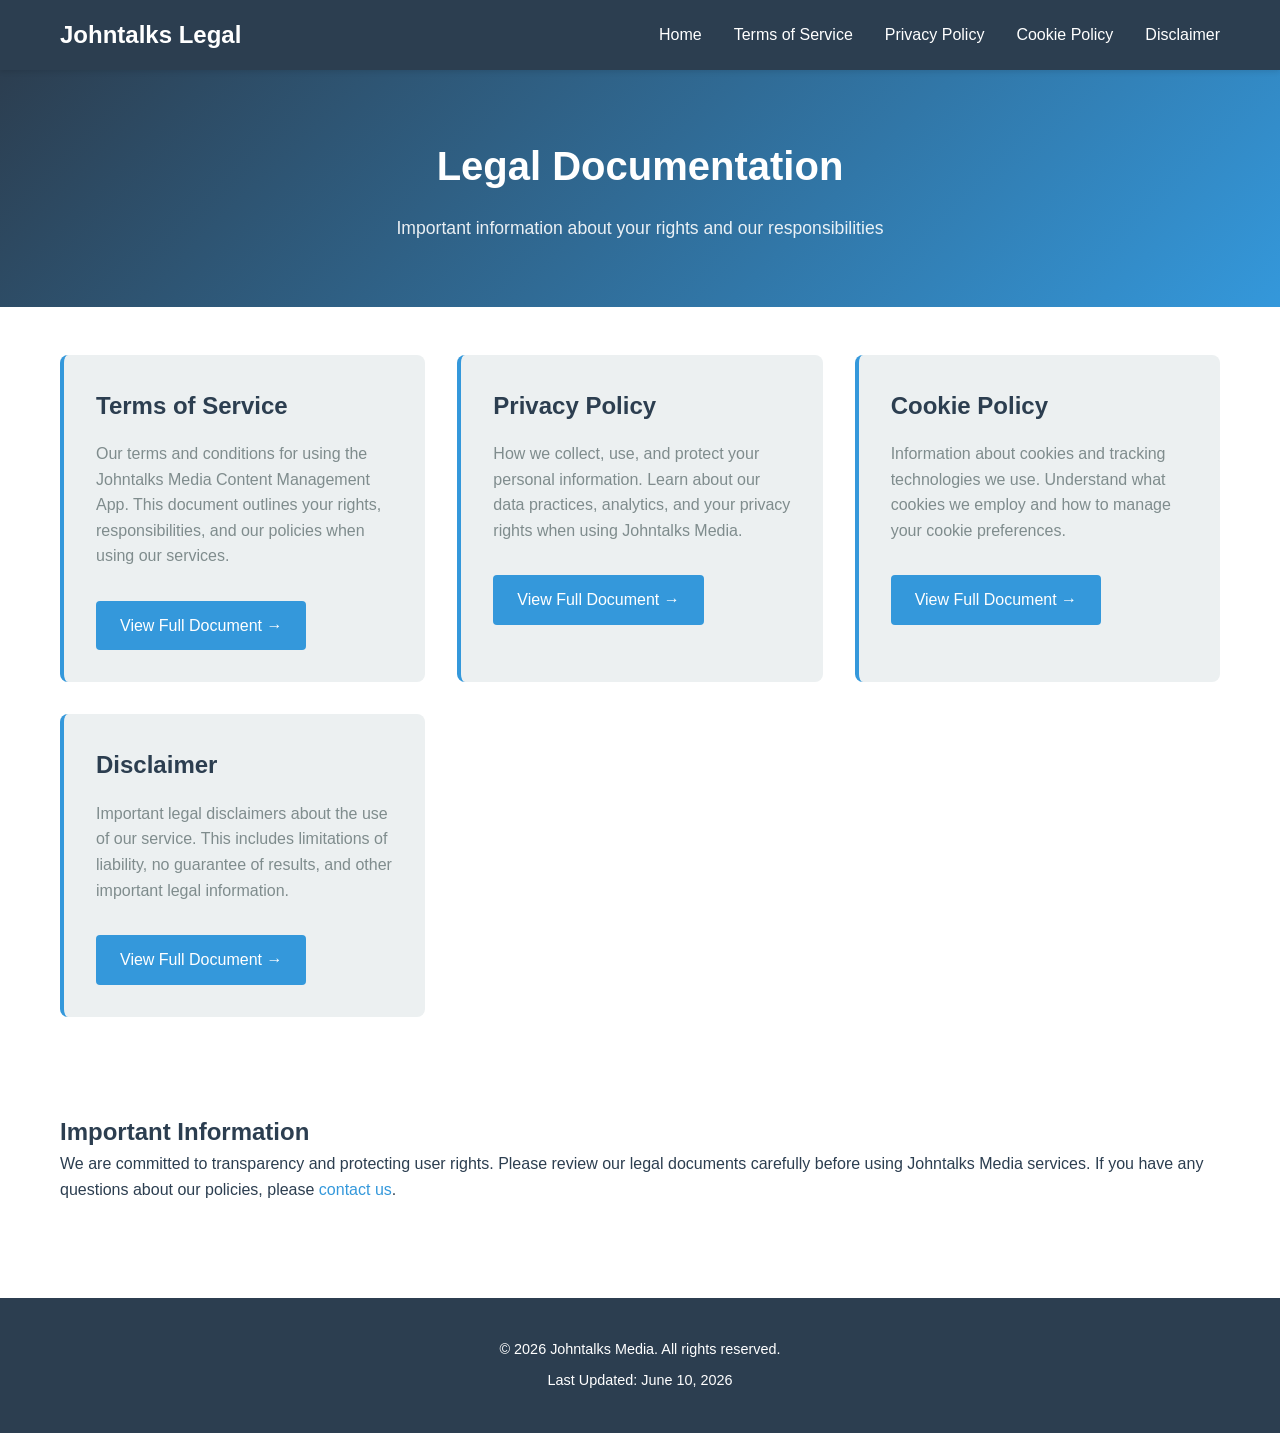
<file: index.html>
<!DOCTYPE html>
<html lang="en">
<head>
    <meta charset="UTF-8">
    <meta name="viewport" content="width=device-width, initial-scale=1.0">
    <meta name="description" content="Legal documentation for Johntalks Media Content Management App">
    <meta name="author" content="Johntalks Media">
    <title>Johntalks - Legal Documentation</title>
    <link rel="stylesheet" href="assets/css/style.css">
    <link rel="stylesheet" href="assets/css/legal-documents.css">
</head>
<body>
    <header>
        <nav class="navbar">
            <div class="container">
                <div class="logo">
                    <h1>Johntalks Legal</h1>
                </div>
                <ul class="nav-links">
                    <li><a href="index.html">Home</a></li>
                    <li><a href="docs/terms-of-service.html">Terms of Service</a></li>
                    <li><a href="docs/privacy-policy.html">Privacy Policy</a></li>
                    <li><a href="docs/cookie-policy.html">Cookie Policy</a></li>
                    <li><a href="docs/disclaimer.html">Disclaimer</a></li>
                </ul>
            </div>
        </nav>
    </header>

    <main>
        <section class="hero">
            <div class="container">
                <h2>Legal Documentation</h2>
                <p>Important information about your rights and our responsibilities</p>
            </div>
        </section>

        <section class="content">
            <div class="container">
                <div class="legal-documents">
                    <article id="terms" class="document">
                        <h3>Terms of Service</h3>
                        <p>Our terms and conditions for using the Johntalks Media Content Management App. This document outlines your rights, responsibilities, and our policies when using our services.</p>
                        <a href="docs/terms-of-service.html" class="btn">View Full Document →</a>
                    </article>

                    <article id="privacy" class="document">
                        <h3>Privacy Policy</h3>
                        <p>How we collect, use, and protect your personal information. Learn about our data practices, analytics, and your privacy rights when using Johntalks Media.</p>
                        <a href="docs/privacy-policy.html" class="btn">View Full Document →</a>
                    </article>

                    <article id="cookies" class="document">
                        <h3>Cookie Policy</h3>
                        <p>Information about cookies and tracking technologies we use. Understand what cookies we employ and how to manage your cookie preferences.</p>
                        <a href="docs/cookie-policy.html" class="btn">View Full Document →</a>
                    </article>

                    <article id="disclaimer" class="document">
                        <h3>Disclaimer</h3>
                        <p>Important legal disclaimers about the use of our service. This includes limitations of liability, no guarantee of results, and other important legal information.</p>
                        <a href="docs/disclaimer.html" class="btn">View Full Document →</a>
                    </article>
                </div>
            </div>
        </section>

        <section class="content">
            <div class="container">
                <div class="info-section">
                    <h2>Important Information</h2>
                    <p>We are committed to transparency and protecting user rights. Please review our legal documents carefully before using Johntalks Media services. If you have any questions about our policies, please <a href="mailto:johnme4real@gmail.com">contact us</a>.</p>
                </div>
            </div>
        </section>
    </main>

    <footer>
        <div class="container">
            <p>&copy; 2026 Johntalks Media. All rights reserved.</p>
            <p>Last Updated: June 10, 2026</p>
        </div>
    </footer>
</body>
</html>
</file>
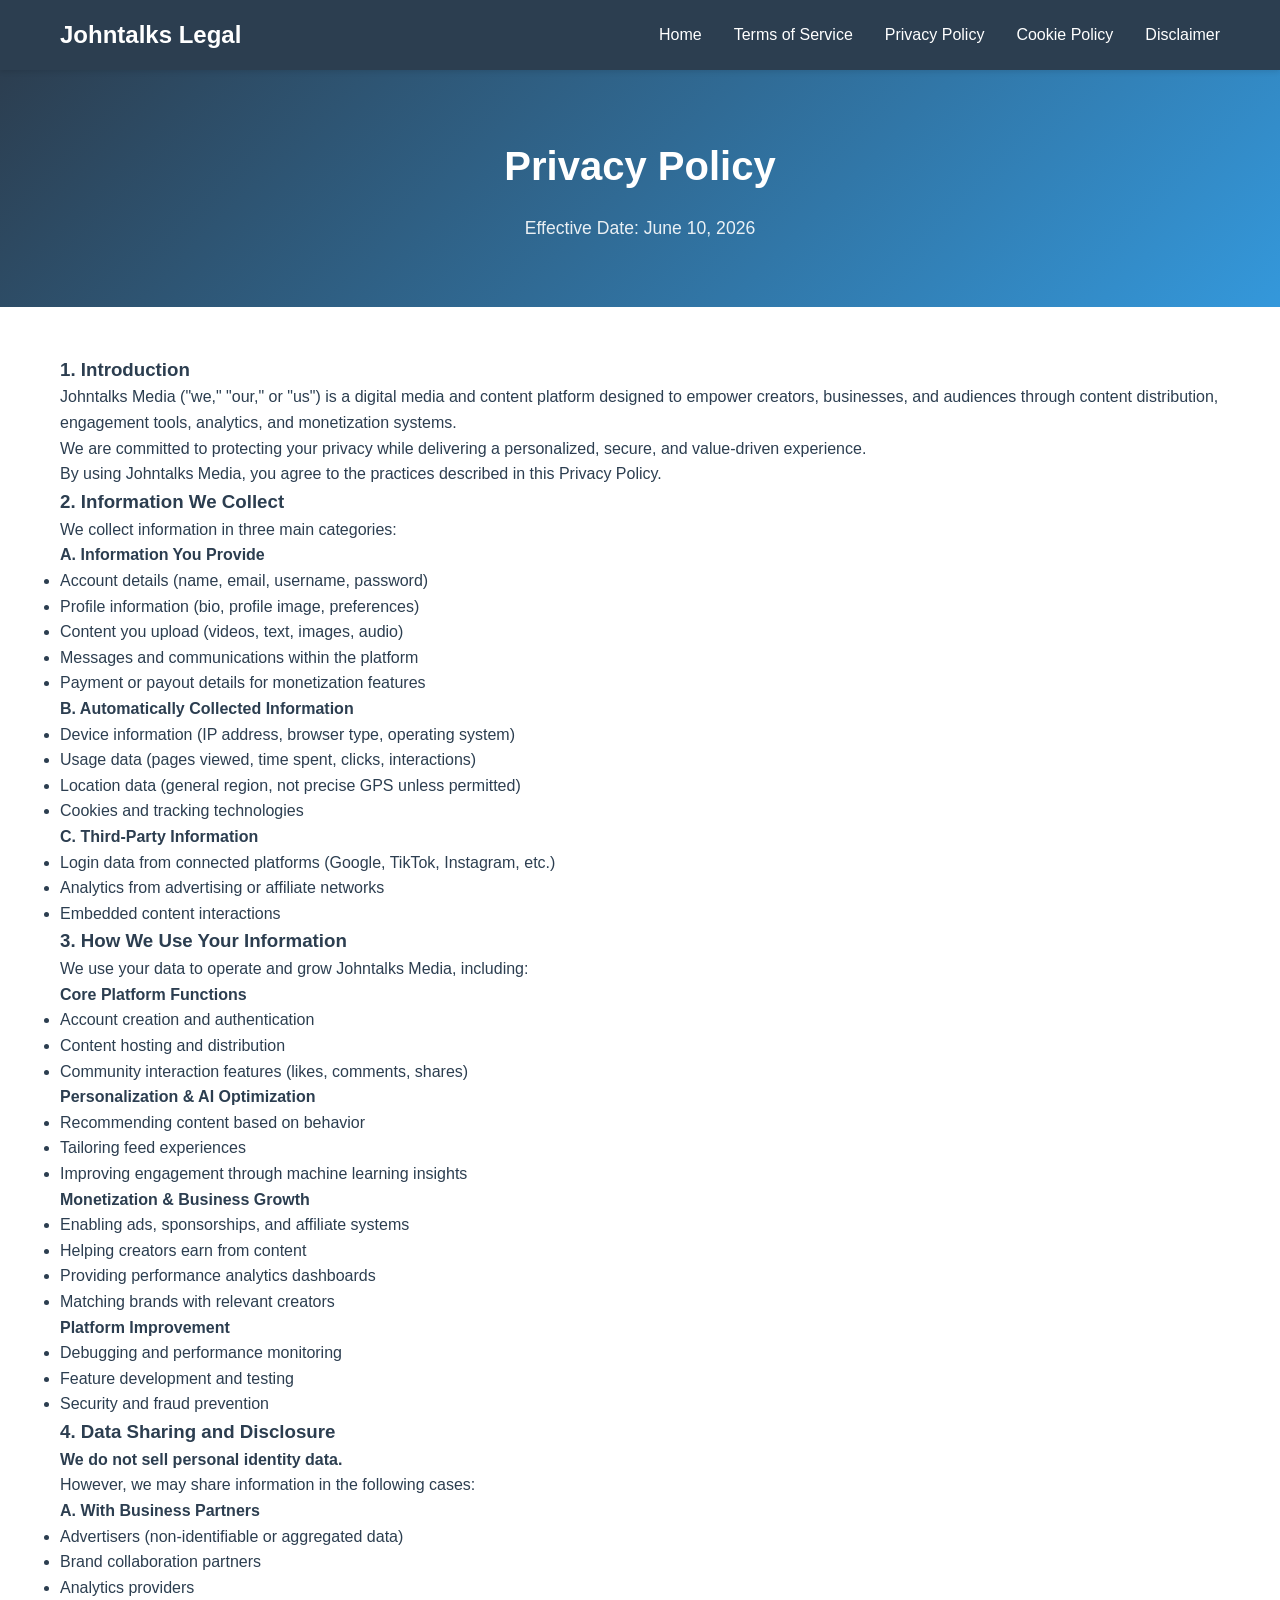
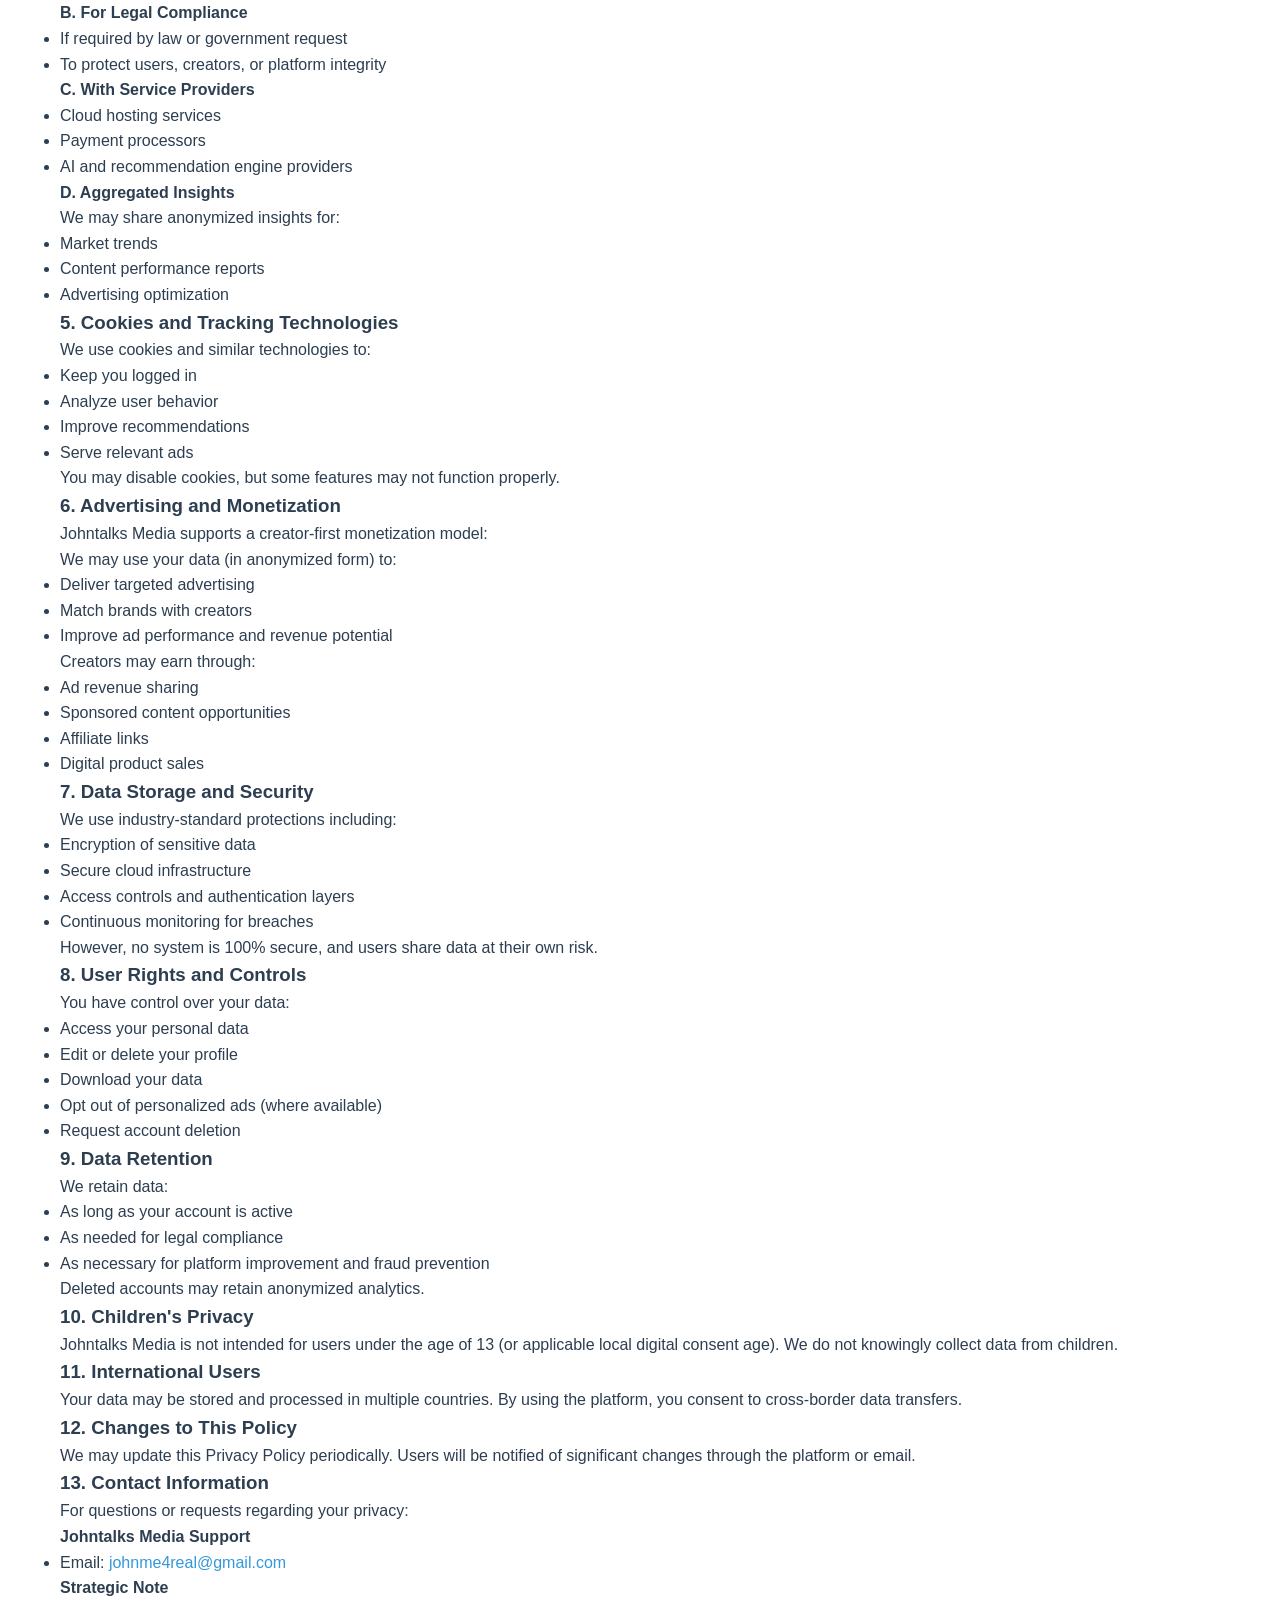
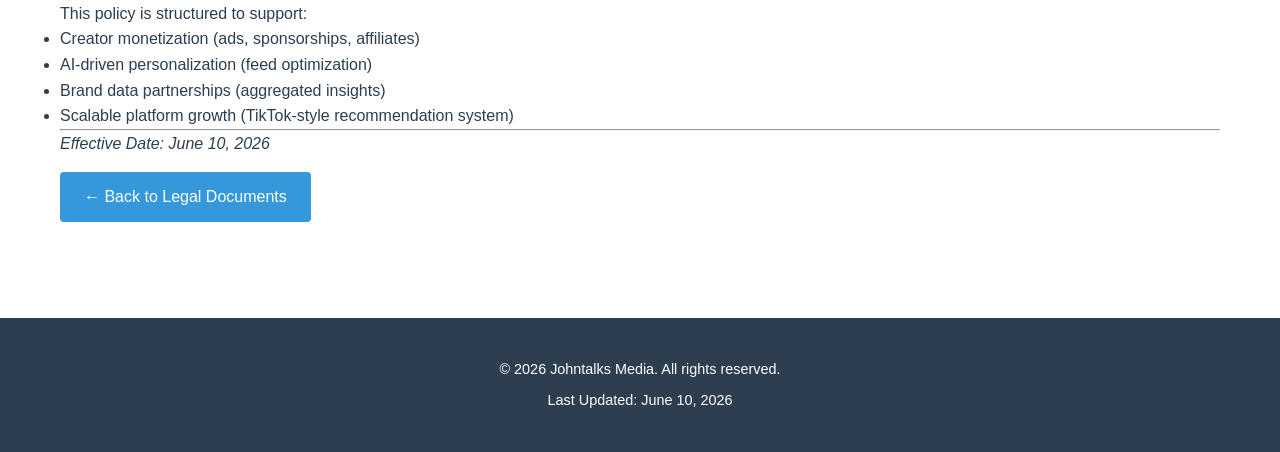
<file: docs/privacy-policy.html>
<!DOCTYPE html>
<html lang="en">
<head>
    <meta charset="UTF-8">
    <meta name="viewport" content="width=device-width, initial-scale=1.0">
    <meta name="description" content="Privacy Policy for Johntalks Media Content Management App">
    <meta name="author" content="Johntalks Media">
    <title>Privacy Policy - Johntalks Legal</title>
    <link rel="stylesheet" href="../assets/css/style.css">
</head>
<body>
    <header>
        <nav class="navbar">
            <div class="container">
                <div class="logo">
                    <h1>Johntalks Legal</h1>
                </div>
                <ul class="nav-links">
                    <li><a href="../index.html">Home</a></li>
                    <li><a href="terms-of-service.html">Terms of Service</a></li>
                    <li><a href="privacy-policy.html">Privacy Policy</a></li>
                    <li><a href="cookie-policy.html">Cookie Policy</a></li>
                    <li><a href="disclaimer.html">Disclaimer</a></li>
                </ul>
            </div>
        </nav>
    </header>

    <main>
        <section class="hero">
            <div class="container">
                <h2>Privacy Policy</h2>
                <p>Effective Date: June 10, 2026</p>
            </div>
        </section>

        <section class="content">
            <div class="container">
                <article class="legal-document">
                    <h3>1. Introduction</h3>
                    <p>Johntalks Media ("we," "our," or "us") is a digital media and content platform designed to empower creators, businesses, and audiences through content distribution, engagement tools, analytics, and monetization systems.</p>
                    <p>We are committed to protecting your privacy while delivering a personalized, secure, and value-driven experience.</p>
                    <p>By using Johntalks Media, you agree to the practices described in this Privacy Policy.</p>

                    <h3>2. Information We Collect</h3>
                    <p>We collect information in three main categories:</p>

                    <h4>A. Information You Provide</h4>
                    <ul>
                        <li>Account details (name, email, username, password)</li>
                        <li>Profile information (bio, profile image, preferences)</li>
                        <li>Content you upload (videos, text, images, audio)</li>
                        <li>Messages and communications within the platform</li>
                        <li>Payment or payout details for monetization features</li>
                    </ul>

                    <h4>B. Automatically Collected Information</h4>
                    <ul>
                        <li>Device information (IP address, browser type, operating system)</li>
                        <li>Usage data (pages viewed, time spent, clicks, interactions)</li>
                        <li>Location data (general region, not precise GPS unless permitted)</li>
                        <li>Cookies and tracking technologies</li>
                    </ul>

                    <h4>C. Third-Party Information</h4>
                    <ul>
                        <li>Login data from connected platforms (Google, TikTok, Instagram, etc.)</li>
                        <li>Analytics from advertising or affiliate networks</li>
                        <li>Embedded content interactions</li>
                    </ul>

                    <h3>3. How We Use Your Information</h3>
                    <p>We use your data to operate and grow Johntalks Media, including:</p>

                    <h4>Core Platform Functions</h4>
                    <ul>
                        <li>Account creation and authentication</li>
                        <li>Content hosting and distribution</li>
                        <li>Community interaction features (likes, comments, shares)</li>
                    </ul>

                    <h4>Personalization & AI Optimization</h4>
                    <ul>
                        <li>Recommending content based on behavior</li>
                        <li>Tailoring feed experiences</li>
                        <li>Improving engagement through machine learning insights</li>
                    </ul>

                    <h4>Monetization & Business Growth</h4>
                    <ul>
                        <li>Enabling ads, sponsorships, and affiliate systems</li>
                        <li>Helping creators earn from content</li>
                        <li>Providing performance analytics dashboards</li>
                        <li>Matching brands with relevant creators</li>
                    </ul>

                    <h4>Platform Improvement</h4>
                    <ul>
                        <li>Debugging and performance monitoring</li>
                        <li>Feature development and testing</li>
                        <li>Security and fraud prevention</li>
                    </ul>

                    <h3>4. Data Sharing and Disclosure</h3>
                    <p><strong>We do not sell personal identity data.</strong></p>
                    <p>However, we may share information in the following cases:</p>

                    <h4>A. With Business Partners</h4>
                    <ul>
                        <li>Advertisers (non-identifiable or aggregated data)</li>
                        <li>Brand collaboration partners</li>
                        <li>Analytics providers</li>
                    </ul>

                    <h4>B. For Legal Compliance</h4>
                    <ul>
                        <li>If required by law or government request</li>
                        <li>To protect users, creators, or platform integrity</li>
                    </ul>

                    <h4>C. With Service Providers</h4>
                    <ul>
                        <li>Cloud hosting services</li>
                        <li>Payment processors</li>
                        <li>AI and recommendation engine providers</li>
                    </ul>

                    <h4>D. Aggregated Insights</h4>
                    <p>We may share anonymized insights for:</p>
                    <ul>
                        <li>Market trends</li>
                        <li>Content performance reports</li>
                        <li>Advertising optimization</li>
                    </ul>

                    <h3>5. Cookies and Tracking Technologies</h3>
                    <p>We use cookies and similar technologies to:</p>
                    <ul>
                        <li>Keep you logged in</li>
                        <li>Analyze user behavior</li>
                        <li>Improve recommendations</li>
                        <li>Serve relevant ads</li>
                    </ul>
                    <p>You may disable cookies, but some features may not function properly.</p>

                    <h3>6. Advertising and Monetization</h3>
                    <p>Johntalks Media supports a creator-first monetization model:</p>
                    <p>We may use your data (in anonymized form) to:</p>
                    <ul>
                        <li>Deliver targeted advertising</li>
                        <li>Match brands with creators</li>
                        <li>Improve ad performance and revenue potential</li>
                    </ul>
                    <p>Creators may earn through:</p>
                    <ul>
                        <li>Ad revenue sharing</li>
                        <li>Sponsored content opportunities</li>
                        <li>Affiliate links</li>
                        <li>Digital product sales</li>
                    </ul>

                    <h3>7. Data Storage and Security</h3>
                    <p>We use industry-standard protections including:</p>
                    <ul>
                        <li>Encryption of sensitive data</li>
                        <li>Secure cloud infrastructure</li>
                        <li>Access controls and authentication layers</li>
                        <li>Continuous monitoring for breaches</li>
                    </ul>
                    <p>However, no system is 100% secure, and users share data at their own risk.</p>

                    <h3>8. User Rights and Controls</h3>
                    <p>You have control over your data:</p>
                    <ul>
                        <li>Access your personal data</li>
                        <li>Edit or delete your profile</li>
                        <li>Download your data</li>
                        <li>Opt out of personalized ads (where available)</li>
                        <li>Request account deletion</li>
                    </ul>

                    <h3>9. Data Retention</h3>
                    <p>We retain data:</p>
                    <ul>
                        <li>As long as your account is active</li>
                        <li>As needed for legal compliance</li>
                        <li>As necessary for platform improvement and fraud prevention</li>
                    </ul>
                    <p>Deleted accounts may retain anonymized analytics.</p>

                    <h3>10. Children's Privacy</h3>
                    <p>Johntalks Media is not intended for users under the age of 13 (or applicable local digital consent age). We do not knowingly collect data from children.</p>

                    <h3>11. International Users</h3>
                    <p>Your data may be stored and processed in multiple countries. By using the platform, you consent to cross-border data transfers.</p>

                    <h3>12. Changes to This Policy</h3>
                    <p>We may update this Privacy Policy periodically. Users will be notified of significant changes through the platform or email.</p>

                    <h3>13. Contact Information</h3>
                    <p>For questions or requests regarding your privacy:</p>
                    <p><strong>Johntalks Media Support</strong></p>
                    <ul>
                        <li>Email: <a href="mailto:johnme4real@gmail.com">johnme4real@gmail.com</a></li>
                    </ul>

                    <div class="policy-note">
                        <h4>Strategic Note</h4>
                        <p>This policy is structured to support:</p>
                        <ul>
                            <li>Creator monetization (ads, sponsorships, affiliates)</li>
                            <li>AI-driven personalization (feed optimization)</li>
                            <li>Brand data partnerships (aggregated insights)</li>
                            <li>Scalable platform growth (TikTok-style recommendation system)</li>
                        </ul>
                    </div>

                    <hr>

                    <div class="document-footer">
                        <p><em>Effective Date: June 10, 2026</em></p>
                        <p><a href="../index.html" class="btn">← Back to Legal Documents</a></p>
                    </div>
                </article>
            </div>
        </section>
    </main>

    <footer>
        <div class="container">
            <p>&copy; 2026 Johntalks Media. All rights reserved.</p>
            <p>Last Updated: June 10, 2026</p>
        </div>
    </footer>
</body>
</html>
</file>
<file: assets/css/style.css>
/* Global Styles */
:root {
    --primary-color: #2c3e50;
    --secondary-color: #3498db;
    --accent-color: #e74c3c;
    --light-bg: #ecf0f1;
    --text-dark: #2c3e50;
    --text-light: #7f8c8d;
    --border-color: #bdc3c7;
}

* {
    margin: 0;
    padding: 0;
    box-sizing: border-box;
}

html {
    scroll-behavior: smooth;
}

body {
    font-family: -apple-system, BlinkMacSystemFont, 'Segoe UI', Roboto, Oxygen, Ubuntu, Cantarell, sans-serif;
    line-height: 1.6;
    color: var(--text-dark);
    background-color: #fff;
}

a {
    color: var(--secondary-color);
    text-decoration: none;
    transition: color 0.3s ease;
}

a:hover {
    color: var(--accent-color);
}

/* Container */
.container {
    max-width: 1200px;
    margin: 0 auto;
    padding: 0 20px;
}

/* Header & Navigation */
header {
    background-color: var(--primary-color);
    color: white;
    position: sticky;
    top: 0;
    z-index: 100;
    box-shadow: 0 2px 5px rgba(0, 0, 0, 0.1);
}

.navbar {
    padding: 1rem 0;
}

.navbar .container {
    display: flex;
    justify-content: space-between;
    align-items: center;
}

.logo h1 {
    font-size: 1.5rem;
    font-weight: 600;
}

.nav-links {
    list-style: none;
    display: flex;
    gap: 2rem;
}

.nav-links a {
    color: white;
    font-weight: 500;
    transition: color 0.3s ease;
}

.nav-links a:hover {
    color: var(--secondary-color);
}

/* Hero Section */
.hero {
    background: linear-gradient(135deg, var(--primary-color) 0%, var(--secondary-color) 100%);
    color: white;
    padding: 4rem 0;
    text-align: center;
}

.hero h2 {
    font-size: 2.5rem;
    margin-bottom: 1rem;
}

.hero p {
    font-size: 1.1rem;
    opacity: 0.9;
}

/* Main Content */
main {
    min-height: calc(100vh - 200px);
}

.content {
    padding: 3rem 0;
}

/* Legal Documents Grid */
.legal-documents {
    display: grid;
    grid-template-columns: repeat(auto-fit, minmax(300px, 1fr));
    gap: 2rem;
}

.document {
    background-color: var(--light-bg);
    padding: 2rem;
    border-radius: 8px;
    border-left: 4px solid var(--secondary-color);
    transition: transform 0.3s ease, box-shadow 0.3s ease;
}

.document:hover {
    transform: translateY(-5px);
    box-shadow: 0 5px 15px rgba(0, 0, 0, 0.1);
}

.document h3 {
    color: var(--primary-color);
    margin-bottom: 1rem;
    font-size: 1.5rem;
}

.document p {
    color: var(--text-light);
    margin-bottom: 1rem;
}

/* Button Styles */
.btn {
    display: inline-block;
    padding: 0.75rem 1.5rem;
    background-color: var(--secondary-color);
    color: white !important;
    border-radius: 4px;
    font-weight: 500;
    transition: background-color 0.3s ease;
    margin-top: 1rem;
}

.btn:hover {
    background-color: var(--accent-color);
}

/* Footer */
footer {
    background-color: var(--primary-color);
    color: white;
    padding: 2rem 0;
    text-align: center;
    margin-top: 3rem;
}

footer p {
    margin: 0.5rem 0;
    font-size: 0.9rem;
}

/* Accessibility */
@media (prefers-reduced-motion: reduce) {
    * {
        animation-duration: 0.01ms !important;
        animation-iteration-count: 1 !important;
        transition-duration: 0.01ms !important;
        scroll-behavior: auto !important;
    }
}

/* Responsive Design */
@media (max-width: 768px) {
    .navbar .container {
        flex-direction: column;
        gap: 1rem;
    }

    .nav-links {
        flex-direction: column;
        gap: 1rem;
        text-align: center;
    }

    .hero h2 {
        font-size: 1.8rem;
    }

    .legal-documents {
        grid-template-columns: 1fr;
    }
}

/* Print Styles */
@media print {
    header,
    footer,
    .nav-links {
        display: none;
    }

    .document {
        page-break-inside: avoid;
        border: 1px solid var(--border-color);
        box-shadow: none;
    }
}
</file>
<file: assets/css/legal-documents.css>
/* Legal Document Specific Styles */
.legal-document {
    line-height: 1.8;
    max-width: 900px;
    margin: 0 auto;
}

.legal-document h3 {
    color: var(--primary-color);
    margin-top: 2rem;
    margin-bottom: 1rem;
    font-size: 1.4rem;
    border-bottom: 2px solid var(--secondary-color);
    padding-bottom: 0.5rem;
}

.legal-document h4 {
    color: var(--primary-color);
    margin-top: 1.5rem;
    margin-bottom: 0.75rem;
    font-size: 1.1rem;
}

.legal-document p {
    margin-bottom: 1rem;
    text-align: justify;
}

.legal-document ul {
    margin-left: 2rem;
    margin-bottom: 1rem;
}

.legal-document li {
    margin-bottom: 0.5rem;
    line-height: 1.6;
}

.legal-document ul ul {
    margin-left: 1.5rem;
    margin-top: 0.5rem;
}

.legal-document strong {
    color: var(--primary-color);
}

.legal-document hr {
    border: none;
    border-top: 1px solid var(--border-color);
    margin: 2rem 0;
}

.document-footer {
    text-align: center;
    margin-top: 2rem;
    padding-top: 1.5rem;
    border-top: 1px solid var(--border-color);
}

.document-footer p {
    margin-bottom: 0.5rem;
}

.policy-note {
    background-color: var(--light-bg);
    border-left: 4px solid var(--accent-color);
    padding: 1.5rem;
    margin: 2rem 0;
    border-radius: 4px;
}

.policy-note h4 {
    margin-top: 0;
}

.policy-note ul {
    margin-bottom: 0;
}

/* Responsive adjustments */
@media (max-width: 768px) {
    .legal-document h3 {
        font-size: 1.2rem;
    }

    .legal-document h4 {
        font-size: 1rem;
    }

    .legal-document p {
        text-align: left;
    }

    .legal-document ul {
        margin-left: 1.5rem;
    }

    .legal-document ul ul {
        margin-left: 1rem;
    }
}
</file>
